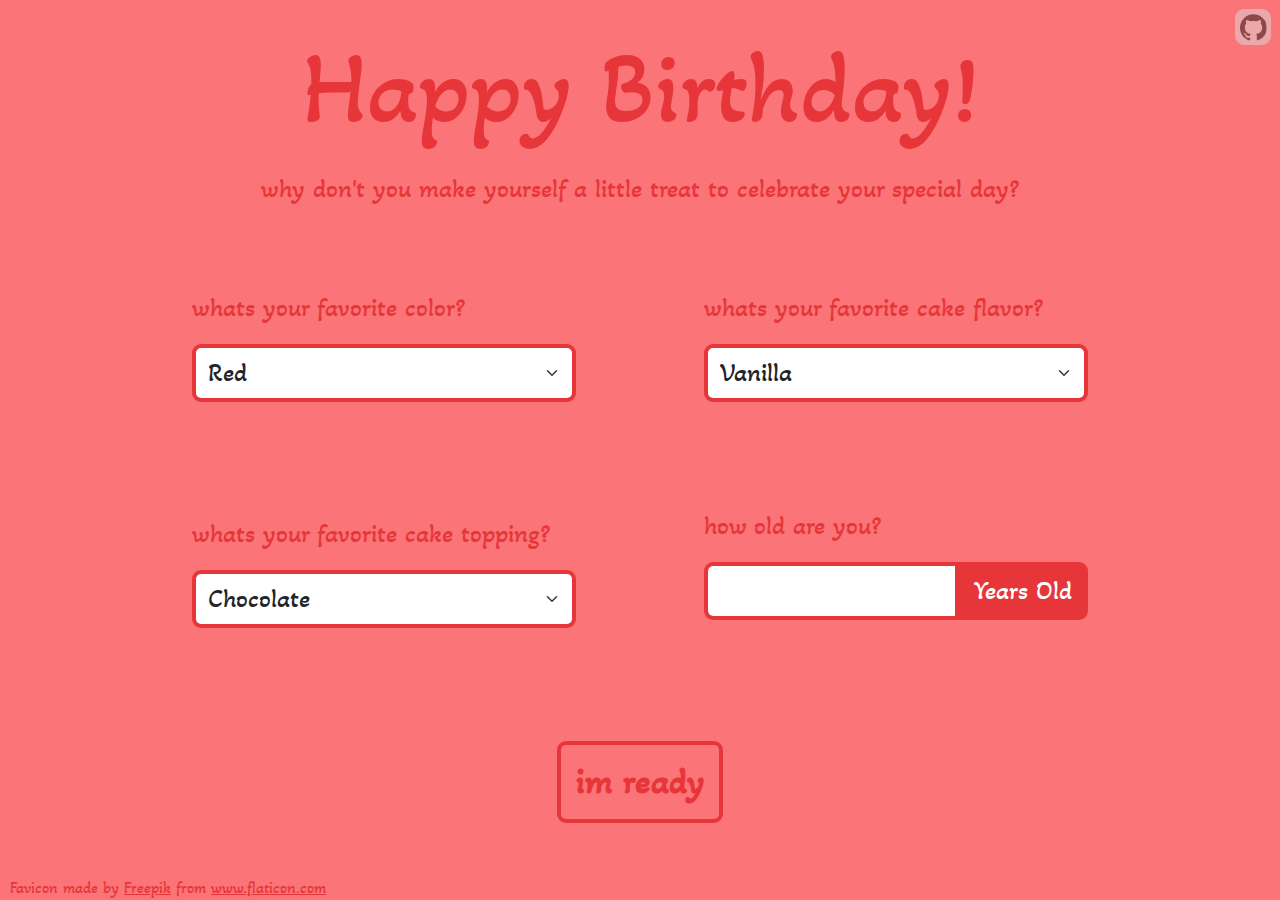
<file: index.html>
<!DOCTYPE html>
<html lang="en">

<head>
    <meta charset="UTF-8">
    <meta http-equiv="X-UA-Compatible" content="IE=edge">
    <meta name="viewport" content="width=device-width, initial-scale=1.0">
    <title>A Nerds Birthday</title>
    <link rel="shortcut icon" href="assets/birthday-cake.svg" />
    <link rel="stylesheet" href="https://cdn.jsdelivr.net/npm/bootstrap@5.0.0-beta2/dist/css/bootstrap.min.css">
    <link rel="stylesheet" href="css/form.css">
</head>

<body>
    <div id="header">
        <h1>Happy Birthday!</h1>
        <h2>why don't you make yourself a little treat to celebrate your special day?</h2>
    </div>
    <div id="form">
        <div class="item">
            <p>whats your favorite color?</p>
            <select class="form-select" id="color" onchange="setColor();">
                <option value="r">Red</option>
                <option value="o">Orange</option>
                <option value="y">Yellow</option>
                <option value="g">Green</option>
                <option value="b">Blue</option>
                <option value="p">Purple</option>
            </select>
        </div>
        <div class="item">
            <p>whats your favorite cake flavor?</p>
            <select class="form-select" id="flavor">
                <option value="1">Vanilla</option>
                <option value="2">Chocolate</option>
                <option value="3">Red Velvet</option>
                <option value="4">Lemon</option>
                <option value="5">Strawberry</option>
                <!-- <option value="6">Funfetti</option> -->
            </select>
        </div>
        <div class="item">
            <p>whats your favorite cake topping?</p>
            <select class="form-select" id="topping">
                <option value="1">Chocolate</option>
                <option value="2">Strawberry</option>
                <option value="3">Chantilly</option>
                <!-- <option value="4">Cookies</option> -->
            </select>
        </div>
        <div class="item">
            <p>how old are you?</p>
            <div class="input-group mb-3">
                <input type="text" class="form-control" aria-describedby="basic-addon1" id="age">
                <span class="input-group-text" id="basic-addon1">Years Old</span>
            </div>
        </div>
        <div class="go">
            <a onclick="ready();">im ready</a>
        </div>
    </div>

    <a href="https://github.com/ETblaky/A-Nerds-Birthday" target="_blank"><img src="assets/github.svg" id="github" href></a>

    <div class="credits">Favicon made by <a href="https://www.freepik.com" title="Freepik">Freepik</a> from <a href="https://www.flaticon.com/" title="Flaticon">www.flaticon.com</a></div>
    <script src="https://cdn.jsdelivr.net/npm/bootstrap@5.0.0-beta2/dist/js/bootstrap.bundle.min.js"></script>
    <script src="js/form.js"></script>
</body>

</html>
</file>
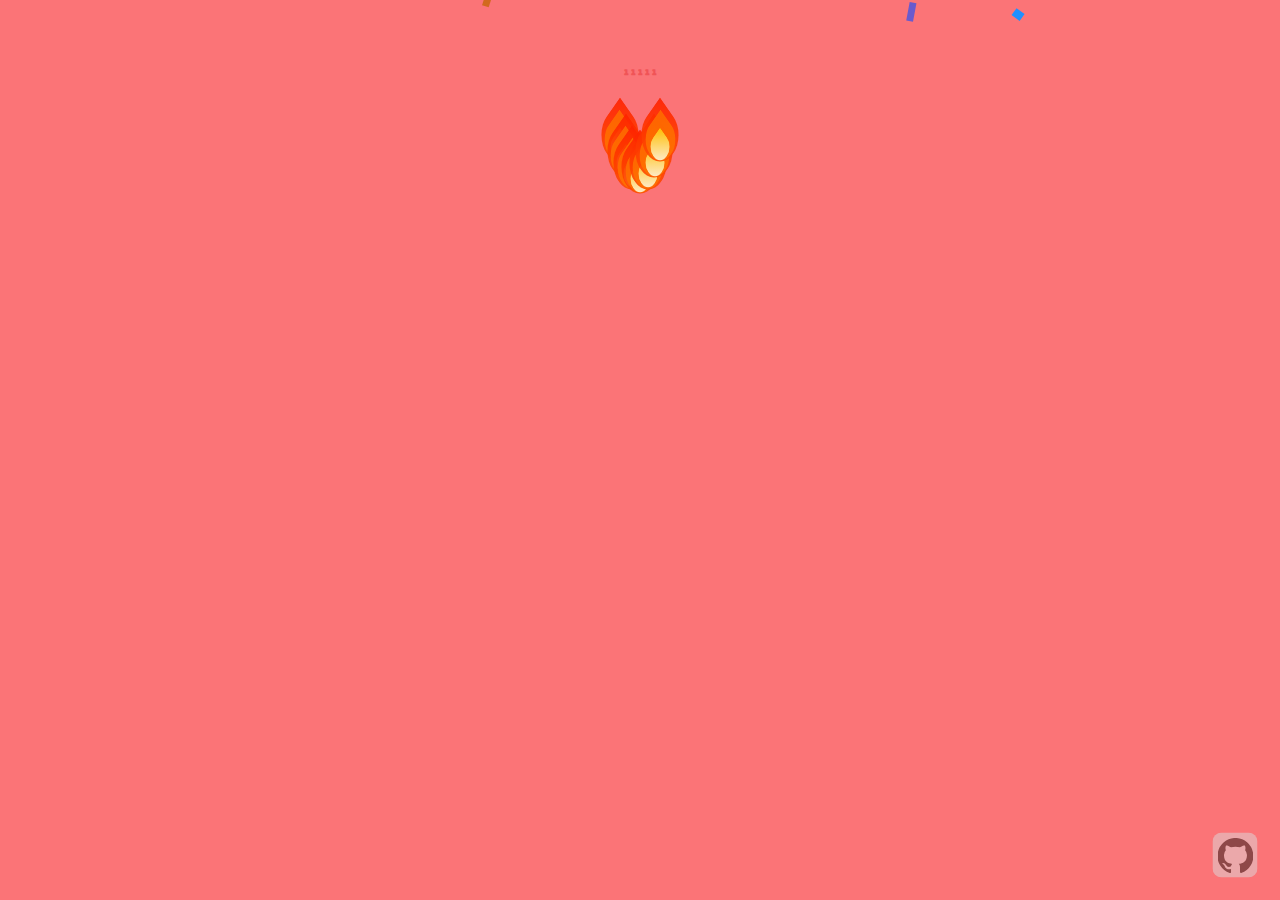
<file: cake.html>
<!DOCTYPE html>
<html lang="en">

<head>
    <meta charset="UTF-8">
    <meta http-equiv="X-UA-Compatible" content="IE=edge">
    <meta name="viewport" content="width=device-width, initial-scale=1.0">
    <title>A Nerds Birthday</title>
    <link rel="shortcut icon" href="assets/birthday-cake.svg" />
    <link rel="stylesheet" href="css/cake.css">
</head>

<body>

    <div class="cake">
        <div id="flavor"></div>
        <div id="topping"></div>
        <div id="detail"></div>
    </div>
    <div class="candle">
        <div id="candle-wax"></div>
        <div id="candle-1">
            <div class='fire'>
                <div class='flame'></div>
                <div class='flame'></div>
                <div class='flame'></div>
            </div>
        </div>
        <div id="candle-2">
            <div class='fire'>
                <div class='flame'></div>
                <div class='flame'></div>
                <div class='flame'></div>
            </div>
        </div>
        <div id="candle-3">
            <div class='fire'>
                <div class='flame'></div>
                <div class='flame'></div>
                <div class='flame'></div>
            </div>
        </div>
        <div id="candle-4">
            <div class='fire'>
                <div class='flame'></div>
                <div class='flame'></div>
                <div class='flame'></div>
            </div>
        </div>
        <div id="candle-5">
            <div class='fire'>
                <div class='flame'></div>
                <div class='flame'></div>
                <div class='flame'></div>
            </div>
        </div>
        <div id="candle-6">
            <div class='fire'>
                <div class='flame'></div>
                <div class='flame'></div>
                <div class='flame'></div>
            </div>
        </div>
        <div id="candle-7">
            <div class='fire'>
                <div class='flame'></div>
                <div class='flame'></div>
                <div class='flame'></div>
            </div>
        </div>
    </div>
    <h1 id="binary">1 1 1 1 1</h1>
    
    <a href="https://github.com/ETblaky/A-Nerds-Birthday" target="_blank"><img src="assets/github.svg" id="github" href></a>

    <script src="js/confetti.js"></script>
    <script src="js/cake.js"></script>
</body>

</html>
</file>
<file: css/form.css>
@import url('https://fonts.googleapis.com/css2?family=Akaya+Telivigala&display=swap');
:root {
    --bgColor: #FB7477;
    --detailColor: #E73639;
}

* {
    margin: 0;
    padding: 0;
    font-family: 'Akaya Telivigala', cursive;
    color: var(--detailColor);
}

html, body {
    background-color: var(--bgColor);
    display: flex;
    flex-flow: column;
    height: 100%;
}

/*****************************/

/********  Header  ***********/

/*****************************/

#header {
    text-align: center;
}

#header h1 {
    padding: 3vh 0 0 0;
    font-size: 8vw;
}

#header h2 {
    padding: 2vh 5vw 0 5vw;
    font-size: 2vw;
    line-height: 2vw;
    font-weight: lighter;
}

/*****************************/

/**********  Form  ***********/

/*****************************/

#form {
    padding: 3vh 10vw 0 10vw;
    flex-grow: 1;
    display: flex;
    flex-wrap: wrap;
}

#form .item {
    /* text-align: center; */
    flex-grow: 1;
    flex-basis: 30%;
    max-width: 50%;
    margin: auto 5vw;
}

#form .item p {
    font-size: 2vw;
}

#form .item select {
    border: 4px solid var(--detailColor);
    border-radius: 1vh;
    font-size: 2vw;
}

#form .item .form-select:focus {
    border-color: var(--detailColor);
    outline: 0;
    box-shadow: 0 0 0 0.25rem rgba(13, 110, 253, 0);
}

#form .item input {
    border: 4px solid var(--detailColor);
    border-radius: 1vh 0 0 1vh;
    font-size: 2vw;
}

#form .item input:focus {
    border-color: var(--detailColor);
    outline: 0;
    box-shadow: 0 0 0 0.25rem rgba(13, 110, 253, 0);
}

#form .item span {
    border-radius: 0 1vh 1vh 0;
    border: 4px solid var(--detailColor);
    background-color: var(--detailColor);
    font-size: 2vw;
    color: white;
}

#form .go {
    text-align: center;
    width: 100%;
    display: flex;
    justify-content: center;
    align-items: center;
}

#form .go a {
    text-decoration: none;
    color: var(--detailColor);
    font-size: 4vh;
    border: 4px solid var(--detailColor);
    border-radius: 1vh;
    padding: 10px 15px;
    font-weight: 600;
    cursor: pointer;
}

#form .go a:hover {
    filter: brightness(90%);
}

/*****************************/

/********  Details  **********/

/*****************************/

#github {
    position: absolute;
    top: 1vh;
    right: 1vh;
    height: 4vh;
    width: 4vh;
    background-color: #DDD;
    border-radius: 1vh;
    padding: 0.5vh;
    opacity: 0.5;
    transition: 0.3s;
    cursor: pointer;
}

#github:hover {
    opacity: 1;
}

.credits {
    margin: 0;
    margin-left: 10px;
}

.credits a {
    color: var(--detailColor);
}

/*****************************/

/*******  Responsive  ********/

/*****************************/

@media screen and (max-width: 1100px) {
    #header h1 {
        font-size: 13vw;
    }
    #header h2 {
        padding-top: 0;
        font-size: 6vw;
        line-height: 6vw;
    }
    #form {
        padding-top: 0;
    }
    #form .item {
        flex-basis: 100%;
        width: 100%;
        max-width: 100%;
        padding: 0;
        margin: auto 0;
    }
    #form .item p {
        font-size: 5.5vw;
        text-align: center;
        margin-bottom: 0;
        width: 100%;
    }
    #form .item select {
        margin: 0 2vw;
        margin-left: calc(2vw - 12px);
        font-size: 4vw;
    }
    #form .item input {
        margin: 0;
        margin-left: calc(2vw - 12px);
        font-size: 4vw;
    }
    #form .item span {
        font-size: 4vw;
        margin: 0;
    }
    #form .go {
        margin-bottom: 3vh;
    }
}
</file>
<file: css/cake.css>
@import url('https://fonts.googleapis.com/css2?family=Bungee&display=swap');
:root {
    --bgColor: #FB7477;
    --detailColor: #E73639;
    --topping: #fff;
    --flavor: #fff;
    --height: 100px;
}

html, body {
    height: 100%;
    width: 100%;
    margin: 0;
    padding: 0;
    overflow: hidden;
}

body {
    background: var(--bgColor);
}

h1 {
    transform: translateY(-50%);
    position: absolute;
    top: 8%;
    font-size: calc(240 * 0.245 * var(--height) / 768);
    font-family: 'Bungee', cursive;
    color: var(--detailColor);
    text-align: center;
    width: 100%;
    line-height: 0;
    margin: 0;
    opacity: 50%;
}

#github {
    transform: translate(-50%, -50%);
    position: absolute;
    bottom: 0;
    right: 0;
    height: 4vh;
    width: 4vh;
    background-color: #DDD;
    border-radius: 1vh;
    padding: 0.5vh;
    opacity: 0.5;
    transition: 0.3s;
    cursor: pointer;
}

#github:hover {
    opacity: 1;
}

/*****************************/

/********  Layers  ***********/

/*****************************/

.cake, .candle {
    width: 100%;
    height: 100%;
    position: absolute;
}

#detail svg, #topping svg, #flavor svg, #candle-wax svg {
    position: absolute;
    height: 100%;
    left: 50%;
    transform: translateX(-50%);
    bottom: 0;
}

#topping svg path {
    fill: var(--topping);
}

#flavor svg path {
    fill: var(--flavor);
}

#candle-wax svg .candle-2 {
    fill: var(--detailColor);
}

/*****************************/

/********  Candle  ***********/

/*****************************/

#candle-1, #candle-2, #candle-3, #candle-4, #candle-5, #candle-6, #candle-7 {
    position: absolute;
    z-index: 10;
}

#candle-1 {
    left: calc(50% - var(--height) * (155 / 768));
    top: 15%;
    transform: translate(-50%, -50%);
}

#candle-2 {
    left: calc(50% - var(--height) * (110 / 768));
    top: 16.8%;
    transform: translate(-50%, -50%);
}

#candle-3 {
    left: calc(50% - var(--height) * (58 / 768));
    top: 18.1%;
    transform: translate(-50%, -50%);
}

#candle-4 {
    left: 50%;
    top: 18.6%;
    transform: translate(-50%, -50%);
}

#candle-5 {
    left: calc(50% + var(--height) * (58 / 768));
    top: 18.1%;
    transform: translate(-50%, -50%);
}

#candle-6 {
    left: calc(50% + var(--height) * (110 / 768));
    top: 16.8%;
    transform: translate(-50%, -50%);
}

#candle-7 {
    left: calc(50% + var(--height) * (155 / 768));
    top: 15%;
    transform: translate(-50%, -50%);
}

/*****************************/

/****** Candle Flame *********/

/*****************************/

.fire {
    position: relative;
    width: 5vh;
    height: 5vh;
}

.fire .flame {
    position: absolute;
    bottom: 0;
    left: 0;
    opacity: .9;
    width: 100%;
    height: 100%;
    border-bottom-right-radius: 70%;
    border-bottom-left-radius: 70%;
    border-top-left-radius: 70%;
    transform: rotate(-45deg) skew(-10deg, -10deg);
    background-color: #ff2200;
    background-image: linear-gradient(to bottom left, rgba(255, 34, 0, 0.9), rgba(255, 106, 0, 0.7));
    z-index: 1;
    animation-iteration-count: infinite;
    animation-fill-mode: forwards;
    animation-name: burn-left;
    animation-duration: 300ms;
}

.fire .flame:nth-of-type(2n) {
    animation-name: burn-right;
    animation-duration: 400ms;
}

.fire .flame:nth-of-type(2) {
    height: 80%;
    width: 80%;
    left: 10%;
    background-color: #ff6a00;
    background-image: linear-gradient(to bottom left, rgba(255, 106, 0, 0.1), rgba(255, 200, 0, 0.1));
    z-index: 2;
}

.fire .flame:nth-of-type(3) {
    height: 50%;
    width: 50%;
    left: 25%;
    background-image: linear-gradient(to bottom left, #ffc800, #ffffff);
    z-index: 3;
}

@keyframes burn-left {
    0%, 100% {
        transform: rotate(-45deg) skew(-10deg, -10deg) scale(1);
    }
    30%, 60% {
        transform: rotate(-44deg) skew(-12deg, -12deg) scale(1.01);
    }
}

@keyframes burn-right {
    0%, 100% {
        transform: rotate(-45deg) skew(-10deg, -10deg) scale(1);
    }
    30%, 60% {
        transform: rotate(-46deg) skew(-6deg, -6deg) scale(1.01);
    }
}
</file>
